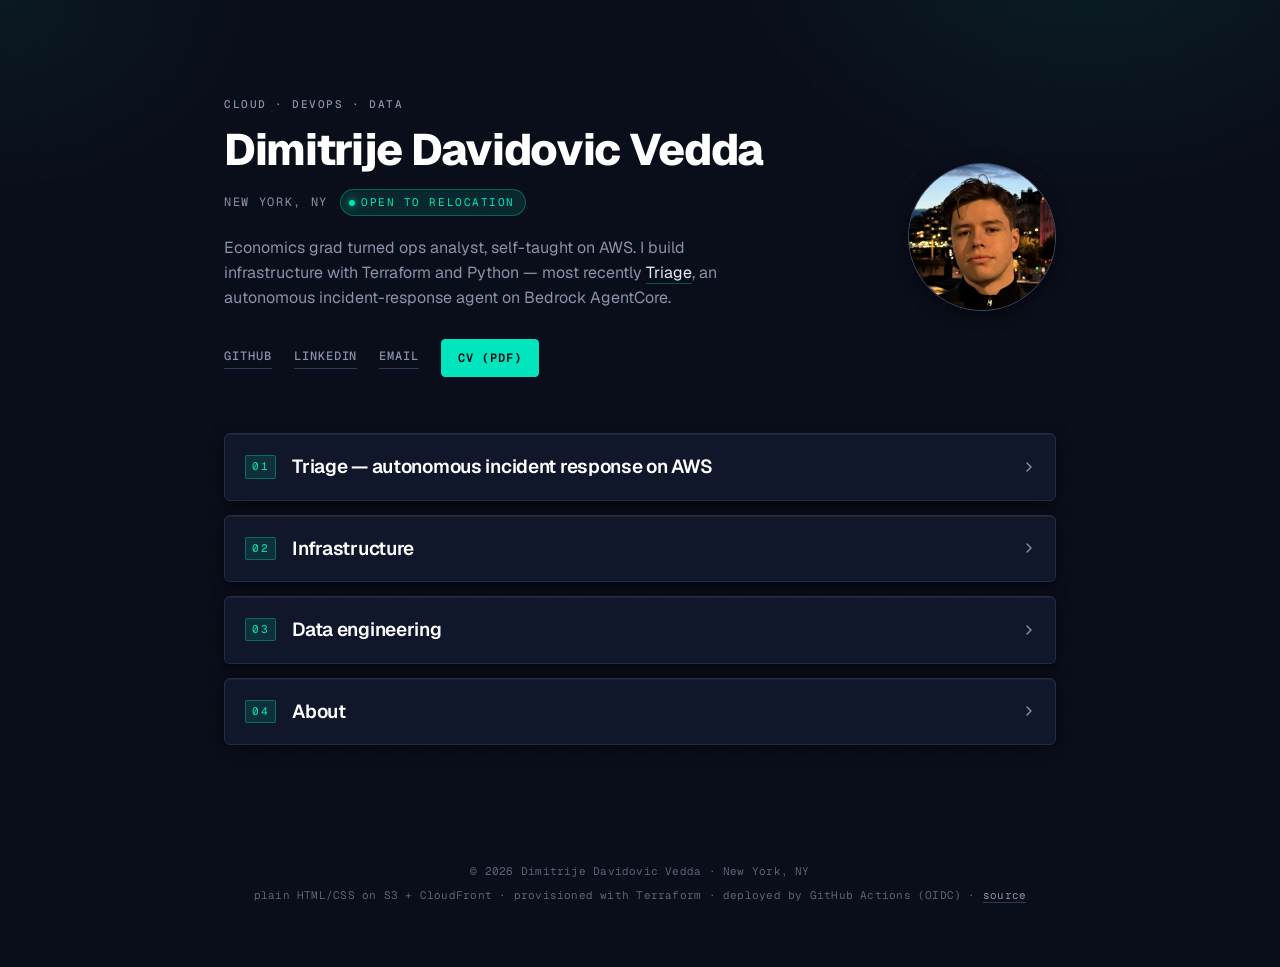
<file: site/index.html>
<!DOCTYPE html>
<html lang="en">
<head>
  <meta charset="utf-8">
  <meta name="viewport" content="width=device-width, initial-scale=1">
  <title>Dimitrije Davidovic Vedda — cloud, DevOps & data</title>
  <meta name="description" content="Portfolio of Dimitrije Davidovic Vedda — cloud/DevOps and data projects: Triage (autonomous incident-response agent on AWS Bedrock AgentCore), Terraform infrastructure, CI/CD, data pipelines.">
  <meta name="theme-color" content="#0A0E1A">
  <link rel="preload" href="assets/fonts/geist-var.woff2" as="font" type="font/woff2" crossorigin>
  <link rel="preload" href="assets/fonts/geist-mono-var.woff2" as="font" type="font/woff2" crossorigin>
  <link rel="stylesheet" href="style.css">
</head>
<body>
  <header class="hero">
    <div class="hero-text">
      <p class="eyebrow">cloud · devops · data</p>
      <h1>Dimitrije Davidovic Vedda</h1>
      <p class="location">New York, NY <span class="pill">open to relocation</span></p>
      <p class="intro">Economics grad turned ops analyst, self-taught on AWS.
        I build infrastructure with Terraform and Python — most recently
        <a href="#triage">Triage</a>, an autonomous incident-response agent on
        Bedrock AgentCore.</p>
      <nav class="links">
        <a href="https://github.com/Dimi-DV">GitHub</a>
        <a href="https://linkedin.com/in/dimitrije-vedda">LinkedIn</a>
        <a href="mailto:dimitrije.vedda@outlook.com">Email</a>
        <a href="cv/dimitrije-davidovic-vedda-cv.pdf" class="cta">CV (PDF)</a>
      </nav>
    </div>
    <img class="avatar" src="assets/avatar.jpg" alt="Dimitrije Davidovic Vedda" width="148" height="148">
  </header>

  <main>
    <details id="triage">
      <summary>
        <span class="num">01</span>
        <div class="sum-text">
          <h2>Triage — autonomous incident response on AWS</h2>
        </div>
        <svg class="chev" width="12" height="12" viewBox="0 0 12 12" fill="none" aria-hidden="true">
          <path d="M4 2 L8 6 L4 10" stroke="currentColor" stroke-width="1.4" stroke-linecap="round" stroke-linejoin="round"/>
        </svg>
      </summary>
      <div class="sec-body">
        <a href="https://github.com/Dimi-DV/triage"><img class="banner" src="assets/triage-banner.jpg"
          alt="Triage — autonomous incident response on AWS Bedrock AgentCore" width="1600" height="800"></a>
        <p>An AIOps agent on AWS Bedrock AgentCore: it watches CloudWatch alarms, investigates
          failures through a four-namespace custom MCP server (six tools), and posts structured
          diagnoses to Slack. Write actions pass through Cedar policies at the AgentCore
          Gateway — six active policies — and every reasoning step and tool call lands in an
          immutable S3 Object Lock audit journal.</p>
        <p>Evaluated, not just demoed: a nine-scenario outage corpus — four AWS Fault Injection
          Service experiments and five deliberate Terraform misconfigurations — scored by
          AgentCore Evaluations with five built-in evaluators and three custom LLM-as-judge
          evaluators, including a MAST failure-taxonomy classifier. The most recent run of
          every scenario scores Match: 9 for 9, a bar reached through iteration — across 31
          runs, the eval pipeline caught real bugs in both the infrastructure and the agent's
          reasoning.</p>
        <p class="stack">Terraform 1.14 · Python 3.12 · custom MCP server · Cedar ·
          OpenTelemetry · portfolio project, evaluated against a deliberate outage corpus ·
          <a href="https://github.com/Dimi-DV/triage">source &amp; architecture →</a></p>
      </div>
    </details>

    <details id="infrastructure">
      <summary>
        <span class="num">02</span>
        <div class="sum-text">
          <h2>Infrastructure</h2>
        </div>
        <svg class="chev" width="12" height="12" viewBox="0 0 12 12" fill="none" aria-hidden="true">
          <path d="M4 2 L8 6 L4 10" stroke="currentColor" stroke-width="1.4" stroke-linecap="round" stroke-linejoin="round"/>
        </svg>
      </summary>
      <div class="sec-body">
        <h3>Terraform multi-AZ VPC</h3>
        <p>A production-style VPC module: four subnets across two availability zones, internet
          gateway, multi-AZ NAT, custom route tables, and layered security groups — 18 resources
          per deployment, with remote state in S3 and DynamoDB locking. Validated with EC2 test
          instances exercising the public→internet, private→NAT, and bastion traffic paths.</p>
        <h3>CI/CD: GitHub Actions → ECR → ECS Fargate</h3>
        <p>An end-to-end pipeline: lint → test → build → push to ECR → deploy to ECS Fargate,
          authenticated via OIDC — no long-lived AWS keys in GitHub. Multi-stage Dockerfile
          with a non-root user and healthcheck-gated startup.</p>
        <p class="stack">both in <a href="https://github.com/Dimi-DV/devops-learning">devops-learning</a> ·
          this site runs the same way: S3 + CloudFront, Terraform-provisioned, OIDC-deployed —
          <a href="https://github.com/Dimi-DV/davidovic-dev">source</a></p>
      </div>
    </details>

    <details id="data">
      <summary>
        <span class="num">03</span>
        <div class="sum-text">
          <h2>Data engineering</h2>
        </div>
        <svg class="chev" width="12" height="12" viewBox="0 0 12 12" fill="none" aria-hidden="true">
          <path d="M4 2 L8 6 L4 10" stroke="currentColor" stroke-width="1.4" stroke-linecap="round" stroke-linejoin="round"/>
        </svg>
      </summary>
      <div class="sec-body">
        <p>As an operations analyst at Il Mulino, a New York restaurant group (2023–2025),
          I ran into a blunt data problem: every location named its dishes differently, so
          franchise-level, per-dish sales analysis was impossible. I built a Python pipeline
          (BeautifulSoup, Selenium, sentence-transformers, scikit-learn TF-IDF) that
          standardized the nomenclature across locations into a unified master sales sheet.</p>
        <p>The legacy POS had no API — I prototyped GUI screen-mapping automation first, then
          pivoted to a separate ingestion-and-standardization pipeline. I presented the result
          to the CEO and the Director of Finance not as a standardization tool but as the
          franchise-wide per-dish sales picture they could now investigate — and they agreed
          to make the reports recurring. Alongside it: monthly reconciliation of multi-location
          Excel sales exports against POS records, with cleansing and validation before
          anything reached accounting.</p>
      </div>
    </details>

    <details id="about">
      <summary>
        <span class="num">04</span>
        <div class="sum-text">
          <h2>About</h2>
        </div>
        <svg class="chev" width="12" height="12" viewBox="0 0 12 12" fill="none" aria-hidden="true">
          <path d="M4 2 L8 6 L4 10" stroke="currentColor" stroke-width="1.4" stroke-linecap="round" stroke-linejoin="round"/>
        </svg>
      </summary>
      <div class="sec-body">
        <p>Based in New York, NY — open to relocation. BBA in Economics from Baruch College,
          CUNY (2023), with a minor in political science. Two years as an operations analyst
          in New York, then a self-directed 60-day sprint from Linux fundamentals through
          Terraform and CI/CD to the eval-driven Triage capstone.</p>
        <p>Looking for early-career cloud/DevOps and data roles. Native English and Serbian.
          The fastest way to reach me is
          <a href="mailto:dimitrije.vedda@outlook.com">email</a>.</p>
      </div>
    </details>
  </main>

  <footer>
    <p>© 2026 Dimitrije Davidovic Vedda · New York, NY</p>
    <p class="colophon">plain HTML/CSS on S3 + CloudFront · provisioned with Terraform ·
      deployed by GitHub Actions (OIDC) · <a href="https://github.com/Dimi-DV/davidovic-dev">source</a></p>
  </footer>

  <script>
    // open a collapsed section when a fragment link targets it
    const openTarget = () => {
      const el = document.getElementById(location.hash.slice(1));
      if (el && el.tagName === 'DETAILS') el.open = true;
    };
    addEventListener('hashchange', openTarget);
    openTarget();
  </script>
</body>
</html>
</file>
<file: site/style.css>
/* davidovic.dev — house stylesheet
   Mirrors the Triage design system: deep-navy instrument-panel surfaces,
   mint accent as punctuation, Geist/Geist Mono, sharp corners, borders
   carry structure. Pills are the only round elements. */

@font-face {
  font-family: 'Geist';
  src: url('assets/fonts/geist-var.woff2') format('woff2');
  font-weight: 300 900;
  font-display: swap;
}
@font-face {
  font-family: 'Geist Mono';
  src: url('assets/fonts/geist-mono-var.woff2') format('woff2');
  font-weight: 400 700;
  font-display: swap;
}

:root {
  /* surfaces */
  --bg:            #0A0E1A;
  --bg-elev-1:     #11172A;
  --bg-elev-2:     #1A2138;
  /* borders */
  --border:        #232C45;
  --border-mid:    #2F3A57;
  --border-strong: #3D4A6D;
  /* foreground */
  --fg:            #E6EAF4;
  --fg-strong:     #FFFFFF;
  --fg-muted:      #8892A8;
  --fg-dim:        #5A6378;
  /* accents — punctuation, never washes */
  --mint:          #00E5BE;
  --mint-bright:   #2BFFD4;
  --mint-soft:     rgba(0, 229, 190, 0.12);
  --mint-line:     rgba(0, 229, 190, 0.32);
  /* type */
  --sans: 'Geist', ui-sans-serif, system-ui, -apple-system, sans-serif;
  --mono: 'Geist Mono', ui-monospace, 'JetBrains Mono', Menlo, monospace;
  /* shape & depth */
  --r-1: 2px;
  --r-2: 4px;
  --r-3: 6px;
  --shadow-md: 0 4px 16px rgba(0, 0, 0, 0.5);
  --inset-hi: inset 0 1px 0 rgba(255, 255, 255, 0.06);
  /* motion */
  --ease-out: cubic-bezier(0.16, 1, 0.3, 1);
  --dur-fast: 120ms;
  --dur-base: 200ms;
}

* { box-sizing: border-box; }
@media (prefers-reduced-motion: no-preference) {
  html { scroll-behavior: smooth; }
}
@media (prefers-reduced-motion: reduce) {
  *, *::before, *::after { transition: none !important; animation: none !important; }
}
body {
  background-color: var(--bg);
  background-image:
    radial-gradient(560px 420px at 85% -80px, rgba(0, 229, 190, 0.08), transparent 65%),
    radial-gradient(420px 320px at 0% 0%, rgba(0, 229, 190, 0.05), transparent 60%),
    radial-gradient(circle, rgba(230, 234, 244, 0.055) 1px, transparent 1px);
  background-size: auto, auto, 32px 32px;
  background-repeat: no-repeat, no-repeat, repeat;
  color: var(--fg);
  font-family: var(--sans);
  font-size: 16px;
  line-height: 1.55;
  margin: 0;
  -webkit-font-smoothing: antialiased;
}
::selection { background: var(--mint-soft); }
:focus-visible { outline: 1px solid var(--mint); outline-offset: 2px; }

a {
  color: var(--mint);
  text-decoration: none;
  border-bottom: 1px solid var(--mint-line);
  transition: color var(--dur-fast) var(--ease-out),
              border-color var(--dur-fast) var(--ease-out);
}
a:hover { color: var(--mint-bright); border-color: var(--mint); }

/* ---- hero ------------------------------------------------------------- */
.hero {
  max-width: 880px;
  margin: 0 auto;
  padding: 96px 24px 56px;
  display: flex;
  align-items: center;
  justify-content: space-between;
  gap: 48px;
}
.eyebrow {
  font-family: var(--mono);
  font-size: 11px;
  font-weight: 500;
  letter-spacing: 0.14em;
  text-transform: uppercase;
  color: var(--fg-muted);
  margin: 0 0 14px;
}
.hero h1 {
  font-size: 44px;
  font-weight: 800;
  letter-spacing: -0.03em;
  line-height: 1.05;
  color: var(--fg-strong);
  margin: 0 0 16px;
}
.hero h1 .mark { color: var(--mint); }
.location {
  display: flex;
  align-items: center;
  flex-wrap: wrap;
  gap: 12px;
  font-family: var(--mono);
  font-size: 12px;
  letter-spacing: 0.14em;
  text-transform: uppercase;
  color: var(--fg-muted);
  margin: 0 0 20px;
}
.pill {
  display: inline-flex;
  align-items: center;
  gap: 6px;
  padding: 4px 10px 4px 8px;
  font-family: var(--mono);
  font-size: 11px;
  letter-spacing: 0.14em;
  text-transform: uppercase;
  border-radius: 999px;
  border: 1px solid var(--mint-line);
  background: var(--mint-soft);
  color: var(--mint);
}
.pill::before {
  content: '';
  width: 6px;
  height: 6px;
  border-radius: 50%;
  background: var(--mint);
  box-shadow: 0 0 8px var(--mint);
}
.intro { color: var(--fg-muted); max-width: 560px; margin: 0 0 28px; }
.intro a { color: var(--fg); }
.intro a:hover { color: var(--mint-bright); }

.avatar {
  width: 148px;
  height: 148px;
  border-radius: 50%;
  object-fit: cover;
  flex-shrink: 0;
  border: 1px solid var(--border-strong);
  box-shadow: var(--shadow-md);
}

.links { display: flex; flex-wrap: wrap; align-items: center; gap: 12px 22px; }
.links a {
  font-family: var(--mono);
  font-size: 12px;
  font-weight: 500;
  letter-spacing: 0.08em;
  text-transform: uppercase;
  color: var(--fg-muted);
  border-bottom: 1px solid var(--border-mid);
  padding-bottom: 2px;
}
.links a:hover { color: var(--fg); border-color: var(--border-strong); }
.links .cta {
  background: var(--mint);
  border: 1px solid var(--mint);
  border-radius: var(--r-2);
  color: #06080F;
  font-weight: 600;
  padding: 9px 16px;
  transition: background var(--dur-fast) var(--ease-out);
}
.links .cta:hover { background: var(--mint-bright); border-color: var(--mint-bright); color: #06080F; }

/* ---- collapsible section panels ---------------------------------------- */
main { max-width: 880px; margin: 0 auto; padding: 0 24px 64px; }
details {
  background: var(--bg-elev-1);
  border: 1px solid var(--border);
  border-radius: var(--r-3);
  box-shadow: var(--shadow-md), var(--inset-hi);
  margin-bottom: 14px;
  transition: border-color var(--dur-fast) var(--ease-out);
}
details:hover, details[open] { border-color: var(--border-mid); }
summary {
  display: flex;
  align-items: center;
  gap: 16px;
  padding: 18px 20px;
  cursor: pointer;
  list-style: none;
}
summary::-webkit-details-marker { display: none; }
.num {
  font-family: var(--mono);
  font-size: 11px;
  letter-spacing: 0.14em;
  color: var(--mint);
  background: var(--mint-soft);
  border: 1px solid var(--mint-line);
  border-radius: var(--r-1);
  padding: 2px 6px;
  flex-shrink: 0;
}
.sum-text { flex: 1; min-width: 0; }
summary h2 {
  font-size: 19px;
  font-weight: 600;
  letter-spacing: -0.015em;
  color: var(--fg-strong);
  margin: 0;
}
.chev {
  flex-shrink: 0;
  color: var(--fg-muted);
  transition: transform var(--dur-base) var(--ease-out);
}
details[open] .chev { transform: rotate(90deg); }

.sec-body {
  padding: 16px 20px 20px;
  border-top: 1px dashed var(--border);
  margin: 0 0;
}
details[open] .sec-body { animation: reveal var(--dur-base) var(--ease-out); }
@keyframes reveal {
  from { opacity: 0; transform: translateY(-4px); }
  to   { opacity: 1; transform: none; }
}
.sec-body p { color: var(--fg); margin: 0 0 14px; }
h3 {
  font-size: 16px;
  font-weight: 600;
  color: var(--fg-strong);
  margin: 22px 0 8px;
}
.sec-body h3:first-child { margin-top: 4px; }
code {
  font-family: var(--mono);
  font-size: 0.92em;
  letter-spacing: -0.01em;
  color: var(--mint);
  background: var(--mint-soft);
  padding: 1px 6px;
  border-radius: var(--r-2);
}
.banner {
  display: block;
  width: 100%;
  height: auto;
  border: 1px solid var(--border);
  border-radius: var(--r-2);
  margin: 4px 0 18px;
}
.stack {
  font-family: var(--mono);
  font-size: 11px;
  letter-spacing: 0.02em;
  color: var(--fg-dim);
  margin: 18px 0 0;
}
.stack a { color: var(--fg-muted); border-color: var(--border-mid); }
.stack a:hover { color: var(--mint-bright); border-color: var(--mint); }

/* ---- footer ------------------------------------------------------------ */
footer {
  text-align: center;
  font-family: var(--mono);
  font-size: 11px;
  letter-spacing: 0.02em;
  color: var(--fg-dim);
  padding: 40px 24px 56px;
}
footer p { margin: 0 0 7px; }
.colophon a { color: var(--fg-muted); border-color: var(--border-mid); }
.colophon a:hover { color: var(--mint-bright); }

@media (max-width: 640px) {
  .hero {
    flex-direction: column-reverse;
    align-items: flex-start;
    gap: 28px;
    padding: 56px 18px 36px;
  }
  .hero h1 { font-size: 31px; }
  .avatar { width: 92px; height: 92px; }
  main { padding: 0 14px 48px; }
  summary { padding: 15px 16px; gap: 12px; }
  summary h2 { font-size: 16px; }
  .sec-body { padding: 14px 16px 16px; }
}
</file>
